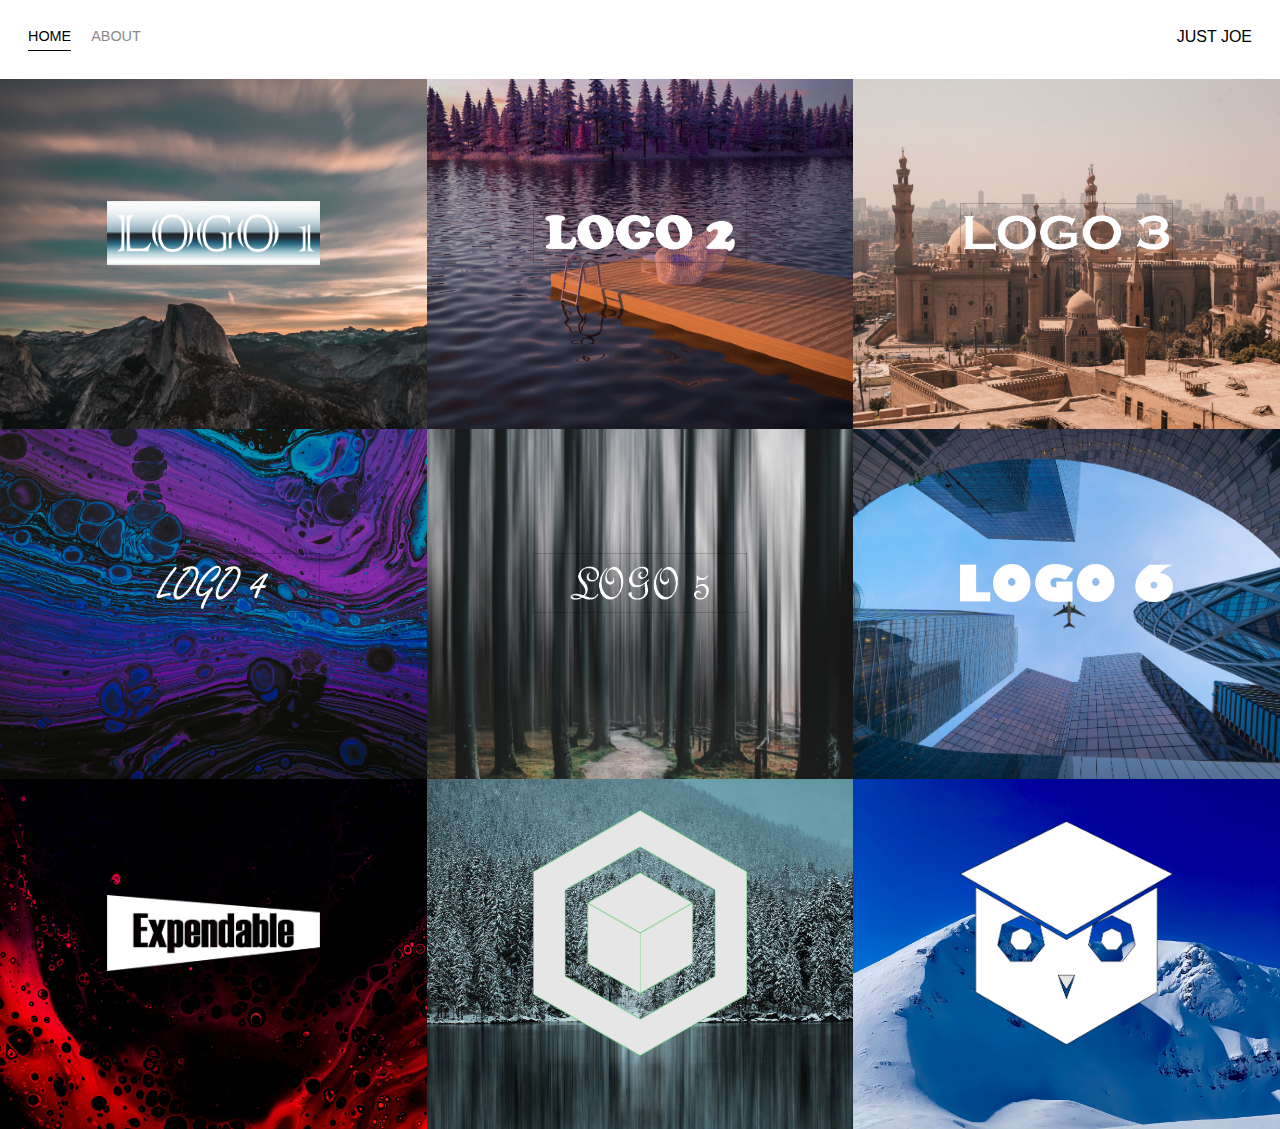
<file: index.html>
<!DOCTYPE html>
<html lang="en">

<head>
  <meta charset="UTF-8">
  <meta name="viewport" content="width=device-width, initial-scale=1.0">
  <meta http-equiv="X-UA-Compatible" content="ie=edge">
  <link rel="stylesheet" href="css/styles.css">
  <title>Index</title>

</head>

<body>

  <div class="container">
    <div class="nav-wrapper">

      <div class="left-side">

        <div class="nav-link-wrapper active-nav-link">
          <a href="./index.html">Home</a>
        </div>
        <div class="nav-link-wrapper">
          <a href="./about.html">About</a>
        </div>
      </div>

      <div class="right_side">
        <div class="brand">
          <div>JUST JOE</div>
        </div>
      </div>

    </div>

    <div class="content-wrapper">
      <div class="portfolio-items-wrapper">

        <div class="portfolio-item-wrapper">
          <div class="portfolio-img-background" style="background-image:url(img/1.jpg)"></div>

          <div class="img-text-wrapper">
            <div class="logo-wrapper">
              <img src="./img/port/l8.png" alt="logo1">
            </div>

            <div class="subtitle">
              First Portfolio Logo
            </div>
          </div>
        </div>

        <div class="portfolio-item-wrapper">
          <div class="portfolio-img-background" style="background-image:url(img/4.jpg)"></div>

          <div class="img-text-wrapper">
            <div class="logo-wrapper">
              <img src="./img/port/l2.png" alt="logo2">
            </div>

            <div class="subtitle">
              Second Portfolio Logo
            </div>
          </div>
        </div>

        <div class="portfolio-item-wrapper">
          <div class="portfolio-img-background" style="background-image:url(img/5.jpg)"></div>

          <div class="img-text-wrapper">
            <div class="logo-wrapper">
              <img src="./img/port/l3.png" alt="logo3">
            </div>

            <div class="subtitle">
              Third Portfolio Logo
            </div>
          </div>
        </div>

        <div class="portfolio-item-wrapper">
          <div class="portfolio-img-background" style="background-image:url(img/6.jpg)"></div>

          <div class="img-text-wrapper">
            <div class="logo-wrapper">
              <img src="./img/port/l4.png" alt="logo4">
            </div>

            <div class="subtitle">
              Fourth Portfolio Logo
            </div>
          </div>
        </div>

        <div class="portfolio-item-wrapper">
          <div class="portfolio-img-background" style="background-image:url(img/7.jpg)"></div>

          <div class="img-text-wrapper">
            <div class="logo-wrapper">
              <img src="./img/port/l5.png" alt="logo5">
            </div>

            <div class="subtitle">
              Fifth Portfolio Logo
            </div>
          </div>
        </div>

        <div class="portfolio-item-wrapper">
          <div class="portfolio-img-background" style="background-image:url(img/8.jpg)"></div>

          <div class="img-text-wrapper">
            <div class="logo-wrapper">
              <img src="./img/port/l6.png" alt="logo6">
            </div>

            <div class="subtitle">
              Sixth Portfolio Logo
            </div>
          </div>
        </div>

        <div class="portfolio-item-wrapper">
          <div class="portfolio-img-background" style="background-image:url(img/12.jpg)"></div>

          <div class="img-text-wrapper">
            <div class="logo-wrapper">
              <img src="./img/port/l11.png" alt="logo7">
            </div>

            <div class="subtitle">
              Seventh Portfolio Logo
            </div>
          </div>
        </div>

        <div class="portfolio-item-wrapper">
          <div class="portfolio-img-background" style="background-image:url(img/10.jpg)"></div>

          <div class="img-text-wrapper">
            <div class="logo-wrapper">
              <img src="./img/port/l12.png" alt="logo8">
            </div>

            <div class="subtitle">
              Eighth Portfolio Logo
            </div>
          </div>
        </div>

        <div class="portfolio-item-wrapper">
          <div class="portfolio-img-background" style="background-image:url(img/11.jpg)"></div>

          <div class="img-text-wrapper">
            <div class="logo-wrapper">
              <img src="./img/port/l13.png" alt="logo9">
            </div>

            <div class="subtitle">
              Ninth Portfolio Logo
            </div>
          </div>
        </div>

      </div>
    </div>
  </div>
</body>

<script>

const portfolioItems = document.querySelectorAll('.portfolio-item-wrapper')

portfolioItems.forEach(portfolioItem => {
  portfolioItem.addEventListener('mouseover', () => {
    portfolioItem.childNodes[1].classList.add('img-darken');
  })


  portfolioItem.addEventListener('mouseout', () => {
    portfolioItem.childNodes[1].classList.remove('img-darken');
  })
})


</script>

</html>
</file>
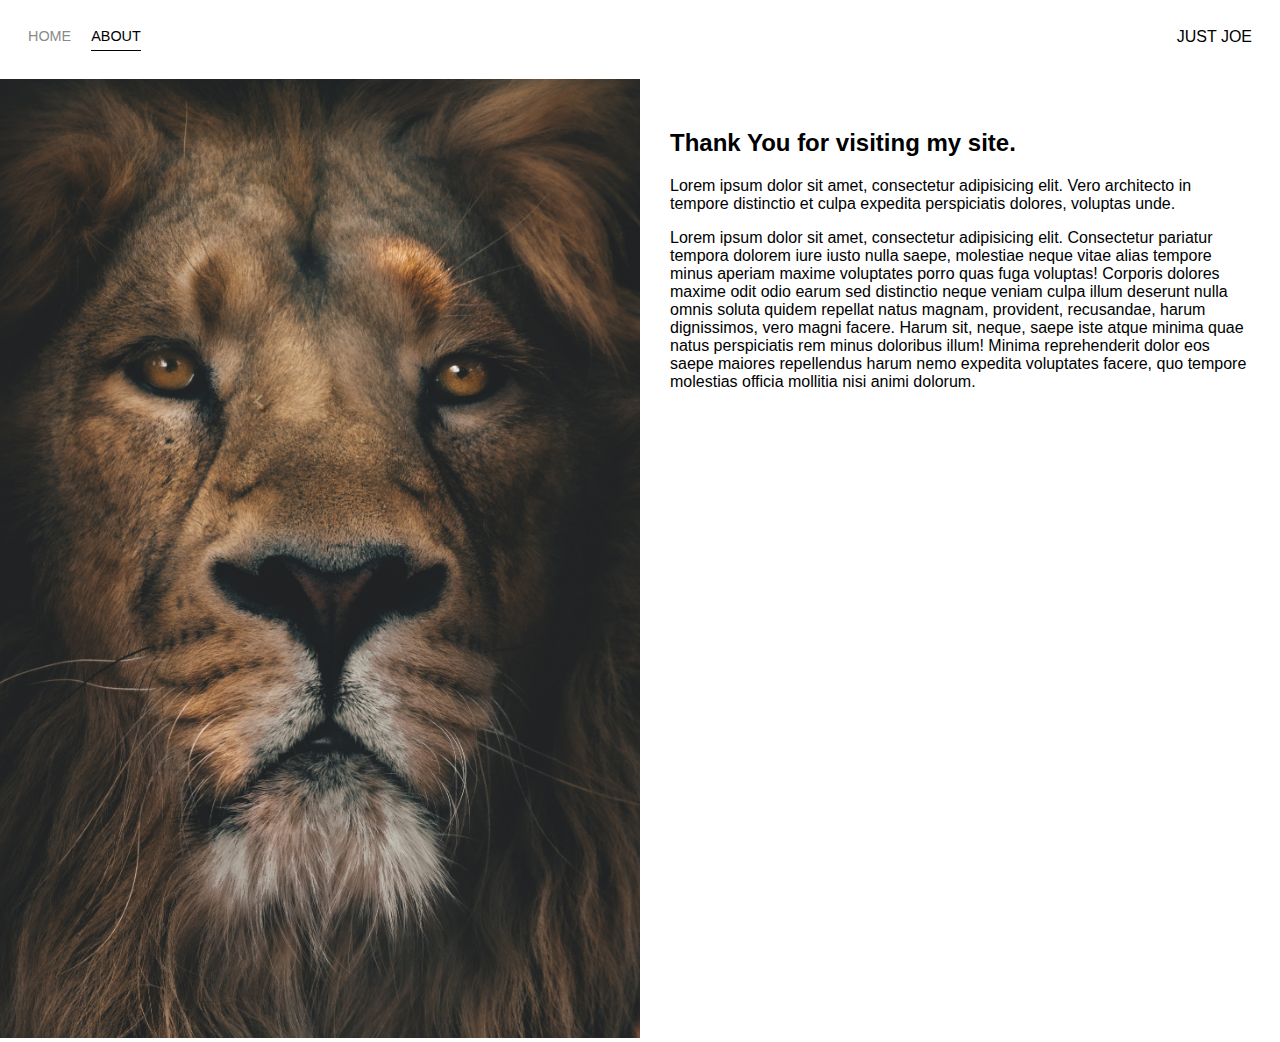
<file: about.html>
<!DOCTYPE html>
<html lang="en">

<head>
  <meta charset="UTF-8">
  <meta name="viewport" content="width=device-width, initial-scale=1.0">
  <meta http-equiv="X-UA-Compatible" content="ie=edge">
  <link rel="stylesheet" href="css/styles.css">
  <title>Index</title>

</head>

<body>

  <div class="container">
    <div class="nav-wrapper">

      <div class="left-side">

        <div class="nav-link-wrapper">
          <a href="./index.html">Home</a>
        </div>
        <div class="nav-link-wrapper active-nav-link">
          <a href="./about.html">About</a>
        </div>
      </div>

      <div class="right_side">
        <div class="brand">
          <div>JUST JOE</div>
        </div>
      </div>

    </div>

    <div class="content-wrapper">
      <div class="two-column-wrapper">

        <div class="profile-image-wrapper">
          <img src="./img/9.jpg" alt="Owner's Picture">
        </div>

        <div class="profile-content-wrapper">
          <h2>Thank You for visiting my site.</h2>
          <p>Lorem ipsum dolor sit amet, consectetur adipisicing elit. Vero architecto in tempore distinctio et culpa expedita perspiciatis dolores, voluptas unde.</p>
          <p>Lorem ipsum dolor sit amet, consectetur adipisicing elit. Consectetur pariatur tempora dolorem iure iusto nulla saepe, molestiae neque vitae alias tempore minus aperiam maxime voluptates porro quas fuga voluptas! Corporis dolores maxime odit odio earum sed distinctio neque veniam culpa illum deserunt nulla omnis soluta quidem repellat natus magnam, provident, recusandae, harum dignissimos, vero magni facere. Harum sit, neque, saepe iste atque minima quae natus perspiciatis rem minus doloribus illum! Minima reprehenderit dolor eos saepe maiores repellendus harum nemo expedita voluptates facere, quo tempore molestias officia mollitia nisi animi dolorum.</p>
        </div>

      </div>
    </div>
  </div>
</body>

</html>
</file>
<file: css/styles.css>
/*Master Styles*/
body {
  margin: 0px;
  font-family: sans-serif;
}

/* Nav Styles */
.container {
  display: grid;
  grid-template-columns: 1fr;
}

.nav-wrapper {
  display: flex;
  justify-content: space-between;
  padding: 28px;
}

.left-side {
  display: flex;
}

.nav-wrapper>.left-side>div {
  margin-right: 20px;
  font-size: 0.9em;
  text-transform: uppercase;
}

.nav-link-wrapper {
  height: 22px;
  border-bottom: 1px solid transparent;
  transition: border-bottom 0.5s
}

.nav-link-wrapper a {
  color: #8a8a8a;
  text-decoration: none;
  transition: color 0.5s;
}

.nav-link-wrapper:hover {
  border-bottom: 1px solid #000000;
}

.nav-link-wrapper a:hover {
  color: #000000;
}

.active-nav-link {
  border-bottom: 1px solid black;
}

.active-nav-link a {
  color: black !important;
}

/* Portfolio Styles */
.portfolio-items-wrapper {
  display: grid;
  grid-template-columns: 1fr 1fr 1fr;
}

.portfolio-item-wrapper {
  position: relative;
}

.portfolio-img-background {
  height: 350px;
  width: 100%;
  background-size: cover;
  background-position: center;
  background-repeat: no-repeat;
}

.img-text-wrapper {
  position: absolute;
  top: 0;
  display: flex;
  flex-direction: column;
  justify-content: center;
  align-items: center;
  height: 100%;
  text-align: center;
}

.logo-wrapper img {
  width: 50%;
  margin-bottom: 20px;
}

/* Needs to be more specific with selector */
.img-text-wrapper .subtitle {
  transition: 1s;
  font-weight: 600;
  color: transparent;
}

.img-text-wrapper:hover .subtitle {
  font-weight: 600;
  color: lightseagreen;

}

.img-darken {
  transition: 1s;
  filter: brightness(10%);
}

/* About Page Styles */
.two-column-wrapper {
  display: grid;
  grid-template-columns: 1fr 1fr;
}

.profile-image-wrapper img {
  width: 100%;
}

.profile-content-wrapper {
  padding: 30px;
}
</file>
